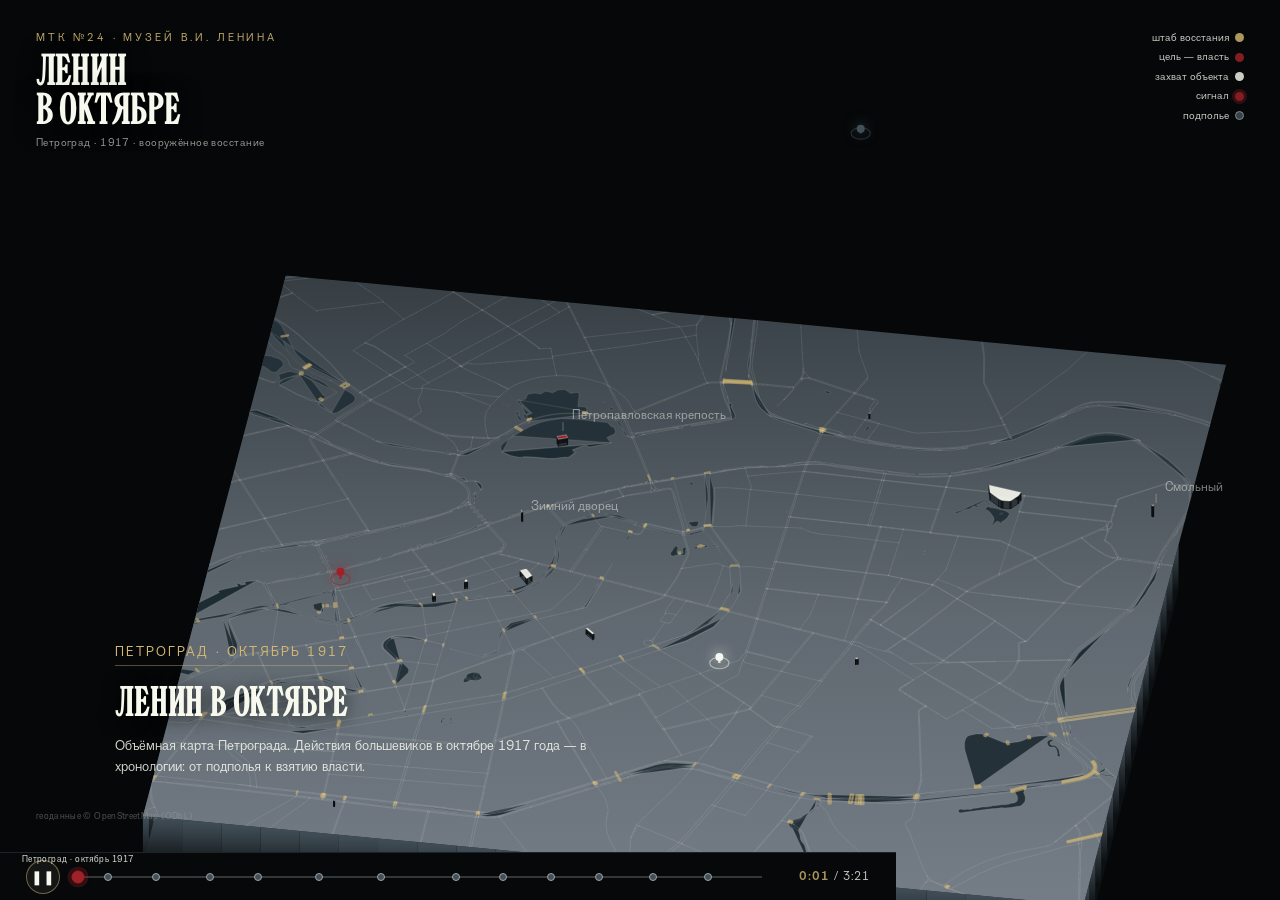
<file: prototype-v1.html>
<!doctype html>
<html lang="ru">
<head>
  <meta charset="utf-8">
  <meta name="viewport" content="width=device-width, initial-scale=1">
  <title>МТК №24 · Ленин в октябре — динамическая объёмная карта Петрограда</title>
  <link rel="icon" href="data:,">
  <link rel="stylesheet" href="./styles.css">
</head>
<body>
  <main class="stage" aria-label="МТК №24 — динамическая объёмная карта Петрограда, октябрь 1917">
    <canvas id="map" aria-hidden="true"></canvas>

    <header class="brand" aria-hidden="true">
      <div class="kicker">МТК №24 · музей В.И. Ленина</div>
      <h1>Ленин<br>в октябре</h1>
      <div class="sub">Петроград · 1917 · вооружённое восстание</div>
    </header>

    <div class="legend" aria-hidden="true">
      <div class="legend-row"><span>штаб восстания</span><span class="dot dot-hq"></span></div>
      <div class="legend-row"><span>цель — власть</span><span class="dot dot-target"></span></div>
      <div class="legend-row"><span>захват объекта</span><span class="dot dot-object"></span></div>
      <div class="legend-row"><span>сигнал</span><span class="dot dot-signal"></span></div>
      <div class="legend-row"><span>подполье</span><span class="dot dot-under"></span></div>
    </div>

    <section class="narration" id="narration" aria-hidden="true">
      <span class="date" id="n-date">Петроград · октябрь 1917</span>
      <h2 id="n-title">Ленин в октябре</h2>
      <p class="lede" id="n-lede"></p>
    </section>

    <aside class="quote" id="quote" aria-hidden="true">
      <div class="mark">«</div>
      <p id="q-text"></p>
      <div class="cite" id="q-cite"></div>
    </aside>

    <div class="attrib" id="attrib">геоданные © OpenStreetMap (ODbL)</div>

    <footer class="transport">
      <button class="btn-play" id="btnPlay" aria-label="пауза / воспроизведение">❚❚</button>
      <div class="track" id="track">
        <div class="track-line"></div>
        <div class="track-fill" id="trackFill"></div>
        <!-- ticks injected by JS -->
      </div>
      <div class="clock" id="clock"><b>0:00</b> / 0:00</div>
    </footer>
  </main>

  <script src="./data/petrograd_osm.js"></script>
  <script src="./data/timeline.js"></script>
  <script src="./map24.js"></script>
</body>
</html>
</file>
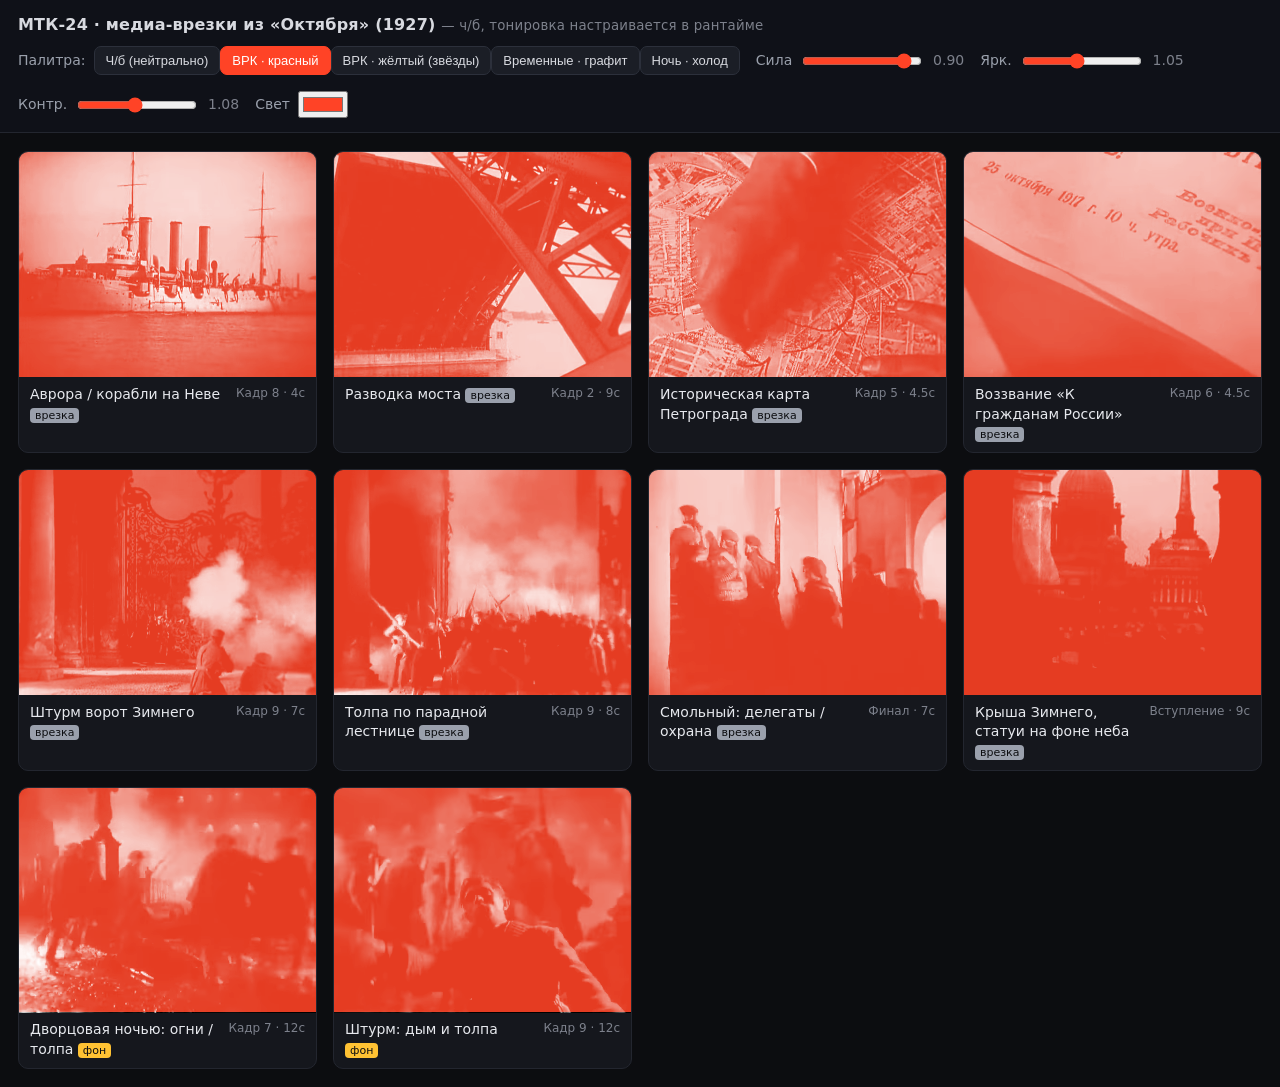
<file: assets/footage/preview.html>
<!doctype html>
<html lang="ru">
<head>
<meta charset="utf-8">
<meta name="viewport" content="width=device-width, initial-scale=1">
<title>МТК-24 · медиа-врезки (тонировка настраивается)</title>
<style>
  :root { --tint-shadow:#000; --tint-highlight:#fff; --tint-strength:0; --f-bright:1; --f-contrast:1; }
  * { box-sizing: border-box; }
  body { margin:0; background:#0c0d10; color:#d8dae0; font:14px/1.4 system-ui,Segoe UI,Roboto,sans-serif; }
  header { position:sticky; top:0; z-index:10; background:#111319ee; backdrop-filter:blur(6px);
           border-bottom:1px solid #23262f; padding:14px 18px; }
  h1 { font-size:16px; margin:0 0 10px; font-weight:600; letter-spacing:.2px; }
  h1 small { color:#7d818c; font-weight:400; }
  .controls { display:flex; flex-wrap:wrap; gap:16px; align-items:center; }
  .group { display:flex; gap:6px; align-items:center; }
  .group b { color:#9aa0ac; font-weight:500; margin-right:2px; }
  button { background:#1b1e26; color:#d8dae0; border:1px solid #2c303b; border-radius:7px;
           padding:6px 11px; cursor:pointer; font-size:13px; }
  button:hover { border-color:#3a3f4d; }
  button.on { background:#ff4326; border-color:#ff4326; color:#fff; }
  input[type=range] { width:120px; accent-color:#ff4326; }
  .val { color:#7d818c; width:34px; display:inline-block; text-align:right; font-variant-numeric:tabular-nums; }
  main { padding:18px; display:grid; gap:16px; grid-template-columns:repeat(auto-fill,minmax(280px,1fr)); }
  figure { margin:0; background:#15171d; border:1px solid #23262f; border-radius:10px; overflow:hidden; }
  .mtk-footage { position:relative; isolation:isolate; aspect-ratio:634/480; background:#000; }
  .mtk-footage video { display:block; width:100%; height:100%; object-fit:cover;
       filter: grayscale(1) brightness(var(--f-bright,1)) contrast(var(--f-contrast,1)); }
  /* Дуотон поверх grayscale: тени → shadow (multiply), света → highlight (screen). */
  .mtk-footage::before, .mtk-footage::after { content:''; position:absolute; inset:0;
       pointer-events:none; opacity:var(--tint-strength,0); }
  .mtk-footage::before { background:var(--tint-shadow); mix-blend-mode:multiply; }
  .mtk-footage::after  { background:var(--tint-highlight); mix-blend-mode:screen; }
  figcaption { padding:8px 11px; display:flex; justify-content:space-between; gap:8px; }
  figcaption .t { color:#e7e9ee; }
  figcaption .s { color:#7d818c; font-size:12px; white-space:nowrap; }
  .badge { font-size:11px; color:#0c0d10; background:#9aa0ac; border-radius:4px; padding:1px 5px; }
  .badge.loop { background:#ffc233; }
</style>
</head>
<body>
<header>
  <h1>МТК-24 · медиа-врезки из «Октября» (1927) <small>— ч/б, тонировка настраивается в рантайме</small></h1>
  <div class="controls">
    <div class="group"><b>Палитра:</b><span id="presets"></span></div>
    <div class="group"><b>Сила</b><input id="strength" type="range" min="0" max="1" step="0.01"><span class="val" id="strengthV"></span></div>
    <div class="group"><b>Ярк.</b><input id="bright" type="range" min="0.6" max="1.6" step="0.01"><span class="val" id="brightV"></span></div>
    <div class="group"><b>Контр.</b><input id="contrast" type="range" min="0.6" max="1.6" step="0.01"><span class="val" id="contrastV"></span></div>
    <div class="group"><b>Свет</b><input id="hi" type="color"></div>
  </div>
</header>
<main id="grid"></main>

<script src="footage.js"></script>
<script>
  var F = window.MTK24_FOOTAGE, grid = document.getElementById('grid'), cards = [];
  // карточки
  F.clips.forEach(function (c) {
    var fig = document.createElement('figure');
    var box = document.createElement('div'); box.className = 'mtk-footage';
    var v = document.createElement('video');
    v.src = F.dir.replace('assets/footage/', '') + c.file; // preview.html лежит рядом с клипами
    v.autoplay = v.muted = v.loop = v.playsInline = true; v.setAttribute('muted',''); v.setAttribute('playsinline','');
    box.appendChild(v);
    var cap = document.createElement('figcaption');
    cap.innerHTML = '<span class="t">' + c.title + ' <span class="badge ' + c.kind + '">' +
        (c.kind === 'loop' ? 'фон' : 'врезка') + '</span></span><span class="s">' + c.scene + ' · ' + c.dur + 'с</span>';
    fig.appendChild(box); fig.appendChild(cap); grid.appendChild(fig);
    cards.push(box);
  });

  // состояние тонировки (общее на все карточки в демо)
  var cur = Object.assign({}, F.tint.presets[F.tint.default]);
  function paint() {
    cards.forEach(function (el) { window.applyFootageTint(el, cur); });
    document.getElementById('strength').value = cur.strength; document.getElementById('strengthV').textContent = (+cur.strength).toFixed(2);
    document.getElementById('bright').value = cur.brightness;  document.getElementById('brightV').textContent = (+cur.brightness).toFixed(2);
    document.getElementById('contrast').value = cur.contrast;  document.getElementById('contrastV').textContent = (+cur.contrast).toFixed(2);
    document.getElementById('hi').value = cur.highlight;
  }
  // кнопки пресетов
  var pc = document.getElementById('presets');
  Object.keys(F.tint.presets).forEach(function (key) {
    var b = document.createElement('button'); b.textContent = F.tint.presets[key].label; b.dataset.k = key;
    if (key === F.tint.default) b.className = 'on';
    b.onclick = function () {
      cur = Object.assign({}, F.tint.presets[key]);
      [].forEach.call(pc.children, function (x) { x.className = (x === b) ? 'on' : ''; });
      paint();
    };
    pc.appendChild(b);
  });
  // слайдеры
  document.getElementById('strength').oninput = function (e) { cur.strength = +e.target.value; paint(); };
  document.getElementById('bright').oninput   = function (e) { cur.brightness = +e.target.value; paint(); };
  document.getElementById('contrast').oninput = function (e) { cur.contrast = +e.target.value; paint(); };
  document.getElementById('hi').oninput       = function (e) { cur.highlight = e.target.value; paint(); };
  paint();
</script>
</body>
</html>
</file>
<file: styles.css>
/* МТК №24 «Ленин в октябре» — динамическая объёмная карта Петрограда.
   Брендовая палитра и шрифты музея (paper / brass / signal-red / graphite). */

@font-face {
  font-family: "Nolde";
  font-weight: 400; font-style: normal; font-display: swap;
  src: url("./fonts/nolde/nolde.otf") format("opentype");
}
@font-face {
  font-family: "20 Kopeek";
  font-weight: 400; font-style: normal; font-display: swap;
  src: url("./fonts/kopeek/20-kopeek-book.otf") format("opentype");
}
@font-face {
  font-family: "20 Kopeek";
  font-weight: 600; font-style: normal; font-display: swap;
  src: url("./fonts/kopeek/20-kopeek-demibold.otf") format("opentype");
}

:root {
  --paper:    #F7F9EF;
  --brass:    #D2B773;
  --red:      #A02128;
  --graphite: #435059;
  --window:   #9DA3A6;
  --ink:      #161B1E;
}

*, *::before, *::after { box-sizing: border-box; }

html, body {
  width: 100%; height: 100%; margin: 0; overflow: hidden;
  background: var(--ink);
  color: var(--paper);
  font-family: "Nolde", Georgia, serif;
  -webkit-user-select: none; user-select: none;
  cursor: default;
}

.stage {
  position: fixed; inset: 0;
  background: #050708;
}

/* РАБОЧИЙ ЭКРАН — размер/положение задаёт JS (аспект ТЗ ≈ 2925×2497) */
.work {
  position: absolute; isolation: isolate; overflow: hidden;
  background: #0c1012;
  box-shadow: 0 0 0 1px rgba(210,183,115,0.25), 0 24px 80px rgba(0,0,0,0.7);
}
.work::after {            /* проекторная фактура только на рабочем экране */
  content: ""; position: absolute; inset: 0; z-index: 4; pointer-events: none;
  background:
    radial-gradient(ellipse 120% 90% at 50% 42%, transparent 55%, rgba(8,11,13,0.55) 100%),
    repeating-linear-gradient(0deg, rgba(247,249,239,0.035) 0, rgba(247,249,239,0.035) 1px, transparent 1px, transparent 4px);
  mix-blend-mode: soft-light;
}

#map, #gl {
  position: absolute; inset: 0; z-index: 1;
  width: 100%; height: 100%; display: block; touch-action: none;
}

/* слой видео-врезок (DOM поверх канваса) — FootageFX вкладывает .ff-corner/.ff-lightbox/.ff-bg */
.fx-overlay { position: absolute; inset: 0; pointer-events: none; }

/* полноэкранная вспышка спецэффектов (scene.js гонит opacity 0..1) */
.fx-flash {
  position: absolute; inset: 0; z-index: 3; pointer-events: none;
  opacity: 0; mix-blend-mode: screen; background: rgba(247,249,239,0.95);
  will-change: opacity;
}

/* ТЕХНИЧЕСКАЯ ЗОНА — вне рабочего экрана (полный диктор-текст + таймлайн) */
.tech {                                   /* ГЗК — правая панель, вне рабочего экрана */
  position: absolute; top: 0; right: 0; bottom: 0; width: var(--techW, 30%);
  z-index: 7; background: #060809; border-left: 1px solid #1c2329;
  display: flex; flex-direction: column;
  padding: clamp(16px,2.4vh,30px) clamp(14px,1.4vw,26px);
}
.tech-head { flex-shrink: 0; padding-bottom: 0.7em; border-bottom: 1px solid #1c2329; margin-bottom: 0.7em; }
.tech-scene {
  font-family: "20 Kopeek", monospace; font-weight: 600; font-size: clamp(13px,1.7vh,20px);
  letter-spacing: 0.16em; text-transform: uppercase; color: var(--brass);
}
.tech-title {
  font-family: "Nolde", Georgia, serif; font-size: clamp(16px,2.2vh,28px); line-height: 1.05;
  color: var(--paper); margin: 0.15em 0 0.5em;
}
.tech-meta { margin: 0; display: grid; grid-template-columns: auto 1fr; column-gap: 0.7em; row-gap: 0.25em; }
.tech-meta dt {
  font-family: "20 Kopeek", monospace; font-size: clamp(9px,1.1vh,12px); letter-spacing: 0.08em;
  text-transform: uppercase; color: var(--window); opacity: 0.7; white-space: nowrap;
}
.tech-meta dd {
  margin: 0; font-family: "20 Kopeek", monospace; font-size: clamp(10px,1.25vh,14px);
  color: var(--paper); opacity: 0.92; line-height: 1.3;
}
.tech-meta dd.fx { color: var(--brass); }
/* сворачиваемые секции техзоны (<details class="fold">) */
.fold > summary {
  cursor: pointer; list-style: none; user-select: none;
  display: flex; align-items: center; gap: 0.4em;
}
.fold > summary::-webkit-details-marker { display: none; }
.fold > summary::after { content: "▾"; margin-left: auto; opacity: 0.7; font-size: 0.85em; }
.fold:not([open]) > summary::after { content: "▸"; }

/* окно статуса загрузки моделей */
.tech-load { flex-shrink: 0; margin-top: 0.7em; padding-top: 0.7em; border-top: 1px solid #1c2329; }
.ls-list { margin-top: 0.4em; display: grid; row-gap: 2px; font-family: "20 Kopeek", monospace; font-size: clamp(9px,1.1vh,12px); }
.ls-row { display: grid; grid-template-columns: 2.2em 5.5em 1fr; align-items: baseline; column-gap: 0.5em; }
.ls-row .ls-i { text-align: right; font-weight: 600; }
.ls-row .ls-k { color: var(--paper); opacity: 0.92; }
.ls-row .ls-f { color: var(--window); opacity: 0.6; white-space: nowrap; overflow: hidden; text-overflow: ellipsis; }
.ls-row.ok   .ls-i { color: #7ec46f; }
.ls-row.err  .ls-i { color: #e2412b; }
.ls-row.load .ls-i, .ls-row.wait .ls-i { color: var(--brass); }
.ls-row.err  .ls-k { color: #e2412b; }

/* 3D-вьюер объекта в техзоне (iframe → _qa.html) */
.tech-viewer { flex-shrink: 0; margin-top: 0.7em; padding-top: 0.7em; border-top: 1px solid #1c2329; }
.tv-stage {
  position: relative; width: 100%; height: clamp(160px, 26vh, 260px); margin-top: 0.45em;
  border: 1px solid #1c2329; overflow: hidden; background: #0b1116;
}
.tv-stage iframe { position: absolute; inset: 0; width: 100%; height: 100%; border: 0; display: block; }
.tv-cap {
  position: absolute; left: 0; right: 0; bottom: 0; padding: 0.3em 0.6em;
  font-family: "20 Kopeek", monospace; font-size: clamp(10px,1.2vh,13px); letter-spacing: 0.03em;
  color: var(--brass); background: linear-gradient(0deg, rgba(6,8,9,0.85), rgba(6,8,9,0));
  pointer-events: none; text-align: center;
}
.tech-vo { flex: 1; overflow-y: auto; min-height: 3em; }
.tech-label {
  font-family: "20 Kopeek", monospace; font-size: 10px; letter-spacing: 0.18em;
  text-transform: uppercase; color: var(--window); opacity: 0.6;
}
#vo-full {
  margin: 0.3em 0 0; font-family: "20 Kopeek", monospace;
  font-size: clamp(12px,1.5vh,17px); line-height: 1.4; color: var(--paper); opacity: 0.92;
  max-width: 100%;
}

/* панель освещения (тумблеры + слайдеры) */
.tech-ctrls {
  flex-shrink: 0; margin-top: 0.7em; padding-top: 0.7em; border-top: 1px solid #1c2329;
  display: flex; flex-direction: column; gap: 0.5em;
  font-family: "20 Kopeek", monospace; font-size: clamp(10px,1.2vh,13px); color: var(--paper);
}
.ctrl-switch { display: flex; align-items: center; gap: 0.55em; cursor: pointer; opacity: 0.92; }
.ctrl-switch input { accent-color: var(--brass); width: 14px; height: 14px; cursor: pointer; flex-shrink: 0; }
.ctrl-row { display: grid; grid-template-columns: 1fr auto; align-items: center; column-gap: 0.6em; opacity: 0.9; }
.ctrl-row label { color: var(--window); white-space: nowrap; }
.ctrl-row input[type="range"] {
  grid-column: 1 / -1; width: 100%; height: 3px; margin: 0.25em 0 0.1em;
  accent-color: var(--brass); cursor: pointer; background: rgba(157,163,166,0.3);
}
.ctrl-val { color: var(--brass); font-weight: 600; justify-self: end; min-width: 3.2em; text-align: right; }
.bt-readout {
  font-family: "20 Kopeek", monospace; font-size: clamp(9px,1.05vh,12px); line-height: 1.4;
  color: var(--window); opacity: 0.9; min-height: 1.2em;
}
.bt-readout b { color: var(--brass); }
.bt-copy { color: var(--brass); cursor: pointer; text-decoration: underline dotted; }

/* вкладки настроек (по темам) */
.tech-ctrls > summary { margin-bottom: 0.1em; }
.ctrl-tabs { display: flex; gap: 4px; margin-top: 0.2em; }
.ctrl-tab {
  flex: 1; padding: 5px 3px; font-family: "20 Kopeek", monospace;
  font-size: clamp(10px,1.15vh,12px); letter-spacing: 0.04em; text-transform: uppercase;
  cursor: pointer; color: var(--window); background: #161d28;
  border: 1px solid #2a3340; border-radius: 6px; opacity: 0.7; transition: opacity .12s, color .12s;
}
.ctrl-tab:hover { opacity: 0.95; }
.ctrl-tab.active { background: #243042; color: var(--brass); border-color: var(--brass); opacity: 1; }
.ctrl-panel { display: none; flex-direction: column; gap: 0.5em; margin-top: 0.1em; }
.ctrl-panel.active { display: flex; }

/* кнопка-открывашка редактора (в тех-панели) */
.ed-open {
  margin-top: 2px; padding: 7px 9px; font-family: "20 Kopeek", monospace; font-size: 12px;
  text-align: left; color: var(--brass); background: #1a2230; border: 1px solid #38424f;
  border-radius: 7px; cursor: pointer;
}
.ed-open:hover { background: #243042; }

/* модальный редактор сценария (текст ГЗК + генерация; задел под редактор событий) */
.editor-overlay {
  position: fixed; inset: 0; z-index: 200; display: flex; align-items: center; justify-content: center;
  background: rgba(4,6,9,0.72); backdrop-filter: blur(3px);
}
.editor-overlay[hidden] { display: none; }
.editor-win {
  width: min(820px, 92vw); max-height: 88vh; display: flex; flex-direction: column;
  background: #0e141c; border: 1px solid #38424f; border-radius: 12px; overflow: hidden;
  box-shadow: 0 20px 60px rgba(0,0,0,0.6); color: var(--paper); font-family: "20 Kopeek", monospace;
}
.editor-head {
  display: flex; align-items: center; justify-content: space-between;
  padding: 12px 16px; border-bottom: 1px solid #1c2329; background: #131b25;
}
.editor-title { font-size: 14px; letter-spacing: 0.08em; text-transform: uppercase; color: var(--window); }
.editor-title b { color: var(--brass); }
.editor-x { background: none; border: none; color: var(--window); font-size: 18px; cursor: pointer; opacity: 0.8; }
.editor-x:hover { color: var(--brass); opacity: 1; }
.editor-body { padding: 14px 16px; display: flex; flex-direction: column; gap: 12px; overflow-y: auto; }
.ed-toprow { display: flex; align-items: center; gap: 16px; }
.ed-toprow select { background: #1a2230; color: var(--paper); border: 1px solid #38424f; border-radius: 6px; padding: 4px 8px; font-family: inherit; font-size: 13px; }
.ed-meta { font-size: 12px; color: var(--window); opacity: 0.75; }
#ed-text {
  width: 100%; min-height: 240px; resize: vertical; box-sizing: border-box;
  background: #0a1016; color: var(--paper); border: 1px solid #2a3340; border-radius: 8px;
  padding: 12px 14px; font-family: inherit; font-size: clamp(14px,1.7vh,18px); line-height: 1.5;
}
#ed-text:focus { outline: none; border-color: var(--brass); }
.ed-actions { display: flex; align-items: center; gap: 12px; flex-wrap: wrap; }
.ed-btn { padding: 8px 14px; font-family: inherit; font-size: 13px; color: var(--paper); background: #1a2230; border: 1px solid #38424f; border-radius: 7px; cursor: pointer; }
.ed-btn:hover { background: #243042; }
.ed-btn:disabled { opacity: 0.5; cursor: default; }
.ed-btn-go { color: var(--ink); background: var(--brass); border-color: var(--brass); font-weight: 600; }
.ed-btn-go:hover { filter: brightness(1.08); }
.ed-rate { font-size: 12px; color: var(--window); opacity: 0.85; }
.ed-rate input { width: 56px; background: #1a2230; color: var(--paper); border: 1px solid #38424f; border-radius: 6px; padding: 4px 6px; font-family: inherit; }
.ed-status { font-size: 12px; line-height: 1.45; color: var(--window); opacity: 0.9; white-space: pre-wrap; max-height: 160px; overflow-y: auto; }
.ed-status b { color: var(--brass); }

/* ЧИСТЫЙ РЕЖИМ — только кинокадр (то, что идёт в видео): тех-панель и таймлайн скрыты */
body.clean #tech, body.clean #transport { display: none; }
body.clean .work { box-shadow: none; }
#clean-exit {
  position: fixed; top: 14px; right: 16px; z-index: 250; display: none;
  padding: 6px 12px; font-family: "20 Kopeek", monospace; font-size: 12px;
  color: var(--brass); background: rgba(14,20,28,0.55); border: 1px solid #38424f;
  border-radius: 7px; cursor: pointer; opacity: 0.22; transition: opacity .15s;
}
#clean-exit:hover { opacity: 1; background: rgba(14,20,28,0.92); }
body.clean #clean-exit { display: block; }

/* замечания — заметки с привязкой к таймкоду */
.tech-notes { flex-shrink: 0; margin-top: 0.7em; padding-top: 0.7em; border-top: 1px solid #1c2329;
  display: flex; flex-direction: column; gap: 0.4em; }
.tech-notes .nt-act { color: var(--brass); cursor: pointer; text-decoration: underline dotted; }
.nt-list { max-height: clamp(70px, 16vh, 180px); overflow-y: auto; display: flex; flex-direction: column; gap: 3px;
  font-family: "20 Kopeek", monospace; }
.nt-row { display: grid; grid-template-columns: auto 1fr auto; gap: 0.5em; align-items: baseline;
  font-size: clamp(10px,1.2vh,13px); line-height: 1.3; }
.nt-row .nt-t { color: var(--brass); cursor: pointer; white-space: nowrap; font-weight: 600; }
.nt-row .nt-txt { color: var(--paper); opacity: 0.92; word-break: break-word; }
.nt-row .nt-shot { color: var(--window); opacity: 0.65; }
.nt-row .nt-x { color: var(--window); cursor: pointer; opacity: 0.5; }
.nt-row .nt-x:hover { color: #e2412b; opacity: 1; }
.nt-add { display: flex; gap: 0.4em; }
.nt-add input { flex: 1; min-width: 0; background: #0b1116; border: 1px solid #1c2329; color: var(--paper);
  font-family: "20 Kopeek", monospace; font-size: clamp(10px,1.2vh,13px); padding: 0.35em 0.5em; }
.nt-add input::placeholder { color: var(--window); opacity: 0.6; }
.nt-add input:focus { outline: none; border-color: var(--brass); }
.nt-btn { background: rgba(210,183,115,0.18); border: 1px solid var(--brass); color: var(--brass);
  cursor: pointer; padding: 0 0.7em; font-size: 1.1em; line-height: 1; }
.nt-btn:hover { background: rgba(210,183,115,0.32); }

/* большие часы + календарь (время события) */
.clockbox {
  position: absolute; z-index: 6; top: clamp(16px,2.6vh,40px); left: 50%; transform: translateX(-50%);
  text-align: center; pointer-events: none;
}
.clockbox .ev-date {
  font-family: "20 Kopeek", monospace; font-weight: 600;
  font-size: clamp(15px,2vh,28px); letter-spacing: 0.12em; text-transform: uppercase;
  color: #F2DCA6; margin-bottom: 0.18em;
  text-shadow: 0 1px 3px rgba(0,0,0,0.95), 0 0 16px rgba(0,0,0,0.7);  /* контраст над светлой картой */
}
.clockbox .ev-time {
  font-family: "Nolde", Georgia, serif; font-size: clamp(34px,6.5vh,96px); line-height: 0.95;
  color: var(--paper); text-shadow: 0 3px 20px rgba(0,0,0,0.7);
  font-variant-numeric: tabular-nums; letter-spacing: 0.02em;
}

/* ---------- forces legend (top-right) ---------- */
.forces {
  position: absolute; z-index: 5; right: clamp(22px,2.8vw,56px); top: clamp(20px,3.4vh,52px);
  display: grid; row-gap: 0.55em; justify-items: end;
  font-family: "20 Kopeek", monospace; font-size: clamp(11px,1.15vh,16px);
  color: var(--paper); opacity: 0.9; pointer-events: none;
}
.force-row { display: flex; align-items: center; gap: 0.6em; white-space: nowrap; }
.chip {
  display: inline-flex; align-items: center; justify-content: center;
  width: 1.15em; height: 1.15em; border-radius: 2px; font-size: 0.8em; flex-shrink: 0;
}
.chip-vrk { background: var(--brass); color: var(--red); }
.chip-pg  { background: #14181b; border: 1px solid var(--window); }

/* ---------- illustration inset (lower-right) ---------- */
.ill {
  position: absolute; z-index: 5; right: clamp(22px,2.8vw,56px);
  bottom: clamp(96px,13vh,150px); margin: 0; width: clamp(220px, 24vw, 420px);
  opacity: 0; transform: translateY(12px); transition: opacity 0.6s ease, transform 0.6s ease;
  pointer-events: none;
}
.ill.show { opacity: 1; transform: none; }
.ill img {
  display: block; width: 100%; height: auto; max-height: 42vh; object-fit: cover;
  border: 1px solid rgba(210,183,115,0.4);
  box-shadow: 0 10px 40px rgba(0,0,0,0.6); filter: saturate(0.85) contrast(1.02);
}
.ill figcaption {
  font-family: "20 Kopeek", monospace; font-size: clamp(10px,1.05vh,14px);
  color: var(--brass); opacity: 0.9; margin-top: 0.5em; line-height: 1.35; text-align: right;
}

/* проекторная фактура перенесена на .work::after (только рабочий экран) */
.stage::after { content: none; }

/* ---------- top-left brand block ---------- */
.brand {
  position: absolute; z-index: 5; top: clamp(20px,3.4vh,52px); left: clamp(22px,2.8vw,56px);
  pointer-events: none;
}
.brand .kicker {
  font-family: "20 Kopeek", "Courier New", monospace;
  font-size: clamp(11px,1.1vh,18px); letter-spacing: 0.26em; text-transform: uppercase;
  color: var(--brass); opacity: 0.92; margin-bottom: 0.5em;
}
.brand h1 {
  font-family: "Nolde", Georgia, serif; font-weight: 400;
  font-size: clamp(30px,4.6vh,76px); line-height: 0.94; letter-spacing: -0.01em;
  margin: 0; color: var(--paper); text-shadow: 0 4px 22px rgba(0,0,0,0.6);
}
.brand .sub {
  font-family: "20 Kopeek", monospace; font-size: clamp(11px,1.15vh,16px);
  letter-spacing: 0.04em; color: var(--paper); opacity: 0.6; margin-top: 0.7em;
}

/* ---------- lower-third narration ---------- */
.narration {
  position: absolute; z-index: 5; left: 9%;   /* отступ внутрь, чтобы скос формы не резал текст */
  bottom: clamp(86px,12vh,140px); max-width: min(56%, 720px);
  pointer-events: none;
  transition: opacity 0.5s ease, transform 0.5s ease;
}
.narration.swap { opacity: 0; transform: translateY(14px); }
.narration .date {
  font-family: "20 Kopeek", monospace; font-size: clamp(13px,1.5vh,24px);
  letter-spacing: 0.16em; text-transform: uppercase; color: var(--brass);
  margin-bottom: 0.45em;
  display: inline-block; border-bottom: 1px solid rgba(210,183,115,0.4); padding-bottom: 0.3em;
}
.narration h2 {
  font-family: "Nolde", Georgia, serif; font-weight: 400;
  font-size: clamp(26px,4.4vh,72px); line-height: 0.98; letter-spacing: -0.005em;
  margin: 0.25em 0 0.4em; color: var(--paper); text-shadow: 0 3px 18px rgba(0,0,0,0.65);
}
.narration .lede {
  font-family: "20 Kopeek", monospace; font-size: clamp(13px,1.55vh,22px);
  line-height: 1.5; color: var(--paper); opacity: 0.86; max-width: 34em;
}

/* ---------- quote card (right) ---------- */
.quote {
  position: absolute; z-index: 5; right: clamp(22px,2.8vw,56px);
  top: 50%; transform: translateY(-50%); max-width: min(34%, 460px);
  padding: clamp(18px,2vw,30px) clamp(20px,2.2vw,34px);
  background: linear-gradient(160deg, rgba(67,80,89,0.42), rgba(12,16,18,0.66));
  border: 1px solid rgba(210,183,115,0.34); border-left: 3px solid var(--red);
  backdrop-filter: blur(3px); pointer-events: none;
  transition: opacity 0.5s ease, transform 0.5s ease; opacity: 0;
}
.quote.show { opacity: 1; }
.quote .mark { font-family: "Nolde", serif; color: var(--red); font-size: 3.4em; line-height: 0.4; opacity: 0.7; }
.quote p {
  font-family: "Nolde", Georgia, serif; font-size: clamp(16px,1.9vh,28px);
  line-height: 1.32; color: var(--paper); margin: 0.2em 0 0.9em; font-style: italic;
}
.quote .cite {
  font-family: "20 Kopeek", monospace; font-size: clamp(10px,1.05vh,14px);
  letter-spacing: 0.04em; color: var(--brass); opacity: 0.85; line-height: 1.4;
}

/* ---------- legend (top-right) ---------- */
.legend {
  position: absolute; z-index: 5; right: clamp(22px,2.8vw,56px); top: clamp(20px,3.4vh,52px);
  display: grid; row-gap: 0.5em; justify-items: end;
  font-family: "20 Kopeek", monospace; font-size: clamp(11px,1.15vh,16px);
  color: var(--paper); opacity: 0.82; pointer-events: none;
}
.legend-row { display: flex; align-items: center; gap: 0.55em; white-space: nowrap; }
.legend .dot { width: 0.82em; height: 0.82em; border-radius: 50%; flex-shrink: 0; }
.dot-hq     { background: var(--brass); }
.dot-target { background: var(--red); }
.dot-object { background: var(--paper); }
.dot-signal { background: var(--red); box-shadow: 0 0 0 3px rgba(160,33,40,0.35); }
.dot-under  { background: var(--graphite); border: 1px solid var(--window); }

/* ---------- bottom timeline / transport ---------- */
.transport {                              /* таймлайн — нижняя полоса под рабочим экраном */
  position: absolute; left: 0; right: var(--techW, 30%); bottom: 0; height: var(--transportH, 48px);
  z-index: 7; background: #060809; border-top: 1px solid #1c2329;
  display: flex; align-items: center; gap: 18px; padding: 0 clamp(18px,2vw,40px);
}
.btn-play {
  flex-shrink: 0; width: 34px; height: 34px;
  border-radius: 50%; border: 1px solid rgba(210,183,115,0.5);
  background: rgba(247,249,239,0.06); color: var(--paper);
  display: flex; align-items: center; justify-content: center; cursor: pointer;
  font-size: clamp(14px,1.5vh,20px); transition: background 0.2s, border-color 0.2s;
}
.btn-play:hover { background: rgba(210,183,115,0.18); border-color: var(--brass); }

.track { position: relative; flex: 1; height: 100%; cursor: pointer; }
.track-line {
  position: absolute; left: 0; right: 0; top: 50%; height: 2px;
  background: rgba(157,163,166,0.3); transform: translateY(-50%);
}
.track-fill {
  position: absolute; left: 0; top: 50%; height: 2px; width: 0;
  background: var(--red); transform: translateY(-50%); box-shadow: 0 0 10px rgba(160,33,40,0.7);
}
.tick {
  position: absolute; top: 50%; transform: translate(-50%,-50%);
  width: 8px; height: 8px; border-radius: 50%;
  background: var(--graphite); border: 1px solid var(--window);
  transition: background 0.3s, transform 0.3s, box-shadow 0.3s;
}
.tick.done { background: var(--brass); border-color: var(--brass); }
.tick.active {
  background: var(--red); border-color: var(--red); width: 13px; height: 13px;
  box-shadow: 0 0 0 4px rgba(160,33,40,0.28);
}
.tick .lbl {
  position: absolute; left: 50%; bottom: 150%; transform: translateX(-50%);
  font-family: "20 Kopeek", monospace; font-size: clamp(9px,0.95vh,12px);
  letter-spacing: 0.05em; color: var(--paper); opacity: 0; white-space: nowrap;
  transition: opacity 0.25s; pointer-events: none;
}
.tick.active .lbl, .track:hover .tick:hover .lbl { opacity: 0.92; }
/* шкала видео-времени (метки каждые 30с) */
.tmark { position: absolute; top: 50%; transform: translate(-50%, -50%); width: 1px; height: 9px;
  background: rgba(157,163,166,0.45); pointer-events: none; }
.tmark-lbl { position: absolute; top: 7px; left: 50%; transform: translateX(-50%);
  font-family: "20 Kopeek", monospace; font-size: 8px; letter-spacing: 0.02em;
  color: var(--window); opacity: 0.55; white-space: nowrap; }
/* маркеры замечаний на дорожке */
.nmark { position: absolute; top: 50%; transform: translate(-50%, -50%); width: 9px; height: 9px;
  border-radius: 50%; background: #6fb3e0; border: 1px solid #0b1116; cursor: pointer; z-index: 3;
  box-shadow: 0 0 0 2px rgba(111,179,224,0.3); }
.nmark:hover { background: #a9d4f5; box-shadow: 0 0 0 3px rgba(111,179,224,0.5); }
.clock {
  flex-shrink: 0; font-family: "20 Kopeek", monospace; font-size: clamp(12px,1.3vh,18px);
  letter-spacing: 0.08em; color: var(--paper); opacity: 0.8; min-width: 7.5em; text-align: right;
}
.clock b { color: var(--brass); font-weight: 600; }

.attrib {
  position: absolute; z-index: 5; left: clamp(22px,2.8vw,56px);
  bottom: clamp(66px,8.6vh,104px);
  font-family: "20 Kopeek", monospace; font-size: clamp(9px,0.9vh,12px);
  color: var(--window); opacity: 0.5; pointer-events: none; letter-spacing: 0.04em;
}

@media (max-width: 900px) {
  .quote { position: static; transform: none; max-width: none; display: none; }
  .narration { max-width: 86%; }
}

/* ===== ТОЧНАЯ ФОРМА РАБОЧЕГО ЭКРАНА по ТЗ (in/размер 24.PNG) ===== */
.work {
  box-shadow: none;
  clip-path: polygon(0.00% 2.03%, 0.15% 11.99%, 0.44% 12.50%, 0.44% 16.72%, 0.74% 17.23%, 0.74% 21.45%, 1.03% 21.96%, 1.03% 26.18%, 1.33% 26.69%, 1.33% 30.91%, 1.62% 31.42%, 1.62% 35.64%, 1.91% 36.15%, 1.91% 40.37%, 2.21% 40.88%, 2.21% 45.10%, 2.50% 45.61%, 2.50% 49.83%, 2.80% 50.17%, 2.80% 54.56%, 3.09% 54.90%, 3.09% 59.29%, 3.39% 59.80%, 3.39% 64.02%, 3.68% 64.53%, 3.68% 68.75%, 3.98% 69.09%, 3.98% 73.48%, 4.27% 73.99%, 4.27% 78.21%, 4.57% 78.72%, 4.57% 82.94%, 4.86% 83.45%, 4.86% 87.67%, 5.15% 88.01%, 5.15% 92.40%, 5.45% 92.91%, 5.74% 99.83%, 13.55% 99.83%, 20.18% 99.16%, 37.26% 98.48%, 62.74% 98.48%, 80.12% 99.16%, 86.60% 99.83%, 94.26% 99.83%, 94.55% 98.82%, 94.55% 94.26%, 94.85% 93.75%, 94.85% 89.19%, 95.14% 88.68%, 95.14% 84.12%, 95.43% 83.78%, 95.43% 79.05%, 95.73% 78.72%, 95.73% 74.16%, 96.02% 73.82%, 96.02% 69.26%, 96.32% 68.75%, 96.32% 64.19%, 96.61% 63.68%, 96.61% 59.12%, 96.91% 58.61%, 96.91% 54.05%, 97.20% 53.55%, 97.20% 48.99%, 97.50% 48.48%, 97.50% 43.92%, 97.79% 43.75%, 97.79% 39.02%, 98.09% 38.68%, 98.09% 33.95%, 98.38% 33.61%, 99.26% 13.85%, 99.56% 13.34%, 99.56% 9.12%, 99.85% 8.45%, 99.85% 2.03%, 92.19% 1.69%, 91.90% 1.35%, 86.75% 1.35%, 86.30% 1.01%, 80.71% 1.01%, 80.27% 0.68%, 61.71% 0.34%, 60.68% 0.00%, 27.69% 0.34%, 27.39% 0.68%, 19.44% 0.68%, 19.00% 1.01%, 13.40% 1.01%, 12.96% 1.35%, 7.81% 1.35%, 7.66% 1.69%);
  -webkit-clip-path: polygon(0.00% 2.03%, 0.15% 11.99%, 0.44% 12.50%, 0.44% 16.72%, 0.74% 17.23%, 0.74% 21.45%, 1.03% 21.96%, 1.03% 26.18%, 1.33% 26.69%, 1.33% 30.91%, 1.62% 31.42%, 1.62% 35.64%, 1.91% 36.15%, 1.91% 40.37%, 2.21% 40.88%, 2.21% 45.10%, 2.50% 45.61%, 2.50% 49.83%, 2.80% 50.17%, 2.80% 54.56%, 3.09% 54.90%, 3.09% 59.29%, 3.39% 59.80%, 3.39% 64.02%, 3.68% 64.53%, 3.68% 68.75%, 3.98% 69.09%, 3.98% 73.48%, 4.27% 73.99%, 4.27% 78.21%, 4.57% 78.72%, 4.57% 82.94%, 4.86% 83.45%, 4.86% 87.67%, 5.15% 88.01%, 5.15% 92.40%, 5.45% 92.91%, 5.74% 99.83%, 13.55% 99.83%, 20.18% 99.16%, 37.26% 98.48%, 62.74% 98.48%, 80.12% 99.16%, 86.60% 99.83%, 94.26% 99.83%, 94.55% 98.82%, 94.55% 94.26%, 94.85% 93.75%, 94.85% 89.19%, 95.14% 88.68%, 95.14% 84.12%, 95.43% 83.78%, 95.43% 79.05%, 95.73% 78.72%, 95.73% 74.16%, 96.02% 73.82%, 96.02% 69.26%, 96.32% 68.75%, 96.32% 64.19%, 96.61% 63.68%, 96.61% 59.12%, 96.91% 58.61%, 96.91% 54.05%, 97.20% 53.55%, 97.20% 48.99%, 97.50% 48.48%, 97.50% 43.92%, 97.79% 43.75%, 97.79% 39.02%, 98.09% 38.68%, 98.09% 33.95%, 98.38% 33.61%, 99.26% 13.85%, 99.56% 13.34%, 99.56% 9.12%, 99.85% 8.45%, 99.85% 2.03%, 92.19% 1.69%, 91.90% 1.35%, 86.75% 1.35%, 86.30% 1.01%, 80.71% 1.01%, 80.27% 0.68%, 61.71% 0.34%, 60.68% 0.00%, 27.69% 0.34%, 27.39% 0.68%, 19.44% 0.68%, 19.00% 1.01%, 13.40% 1.01%, 12.96% 1.35%, 7.81% 1.35%, 7.66% 1.69%);
  filter: drop-shadow(0 16px 50px rgba(0,0,0,0.6));
}
</file>
